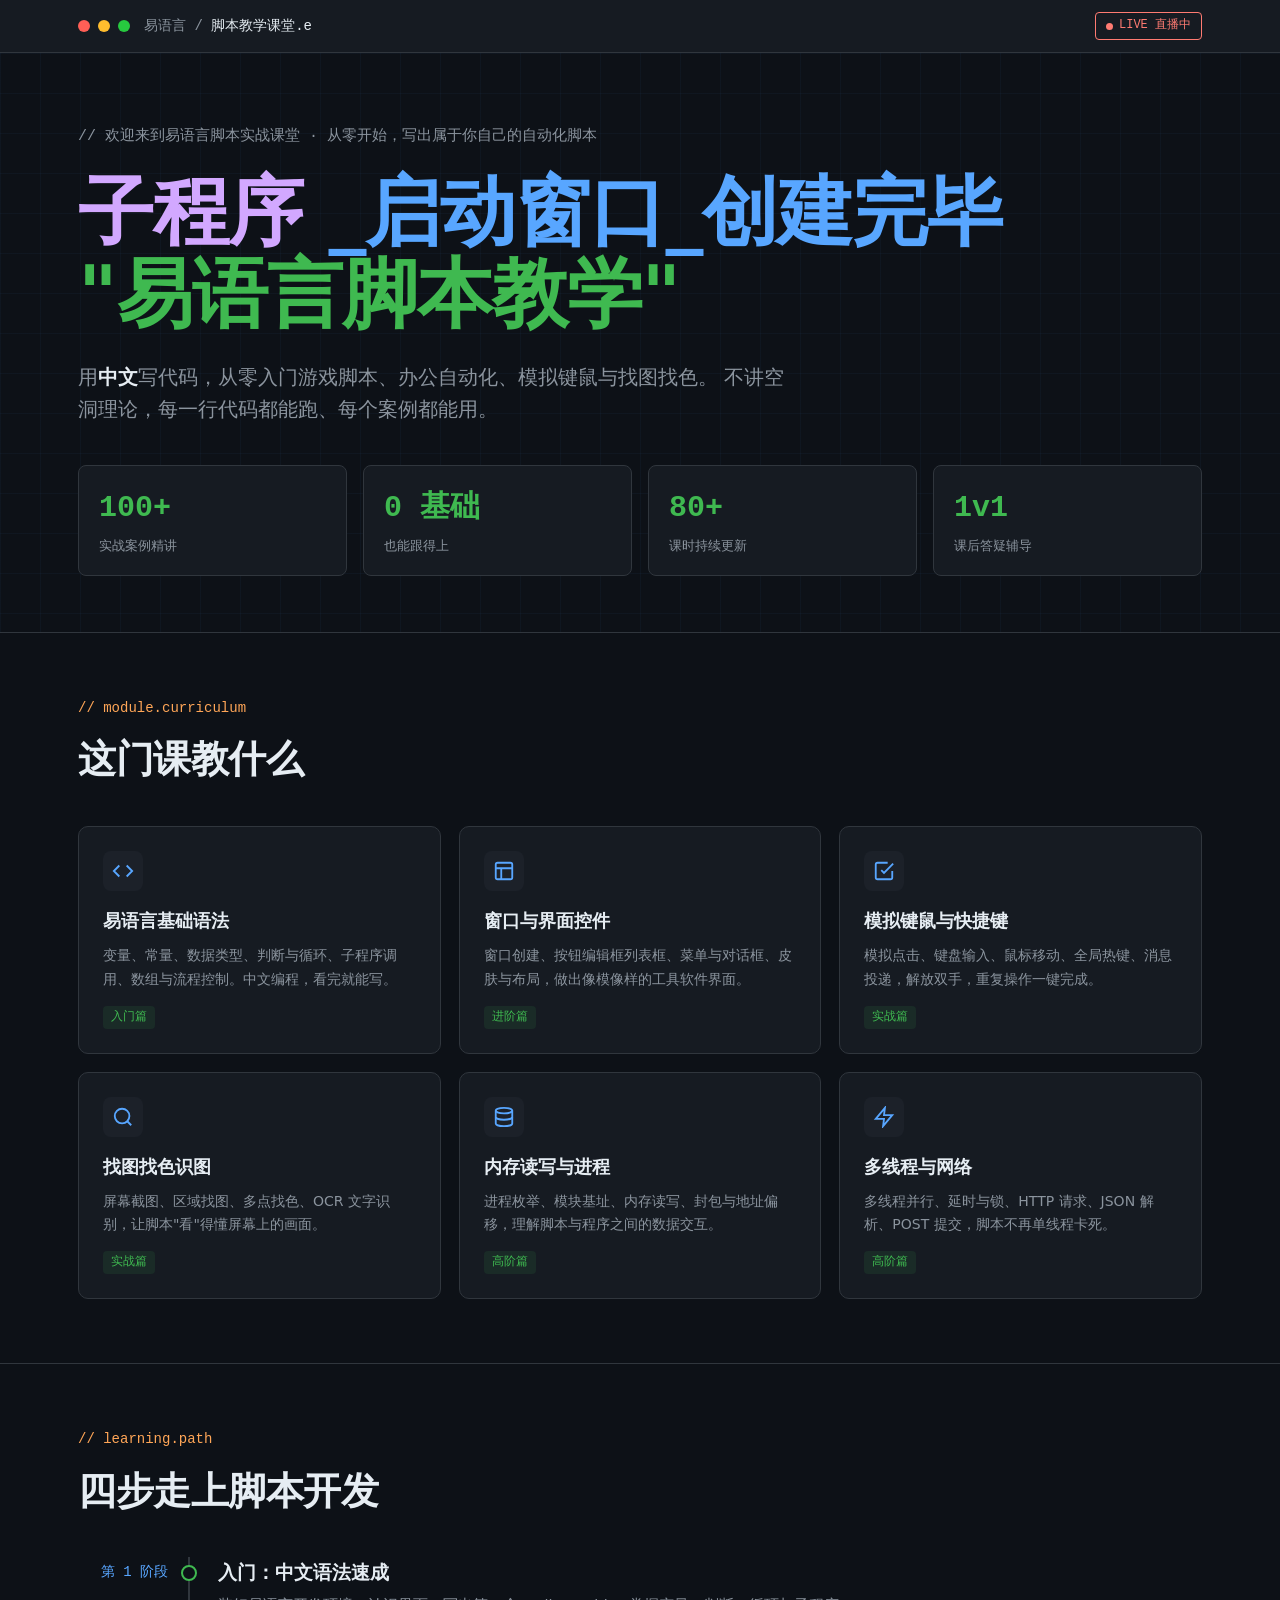
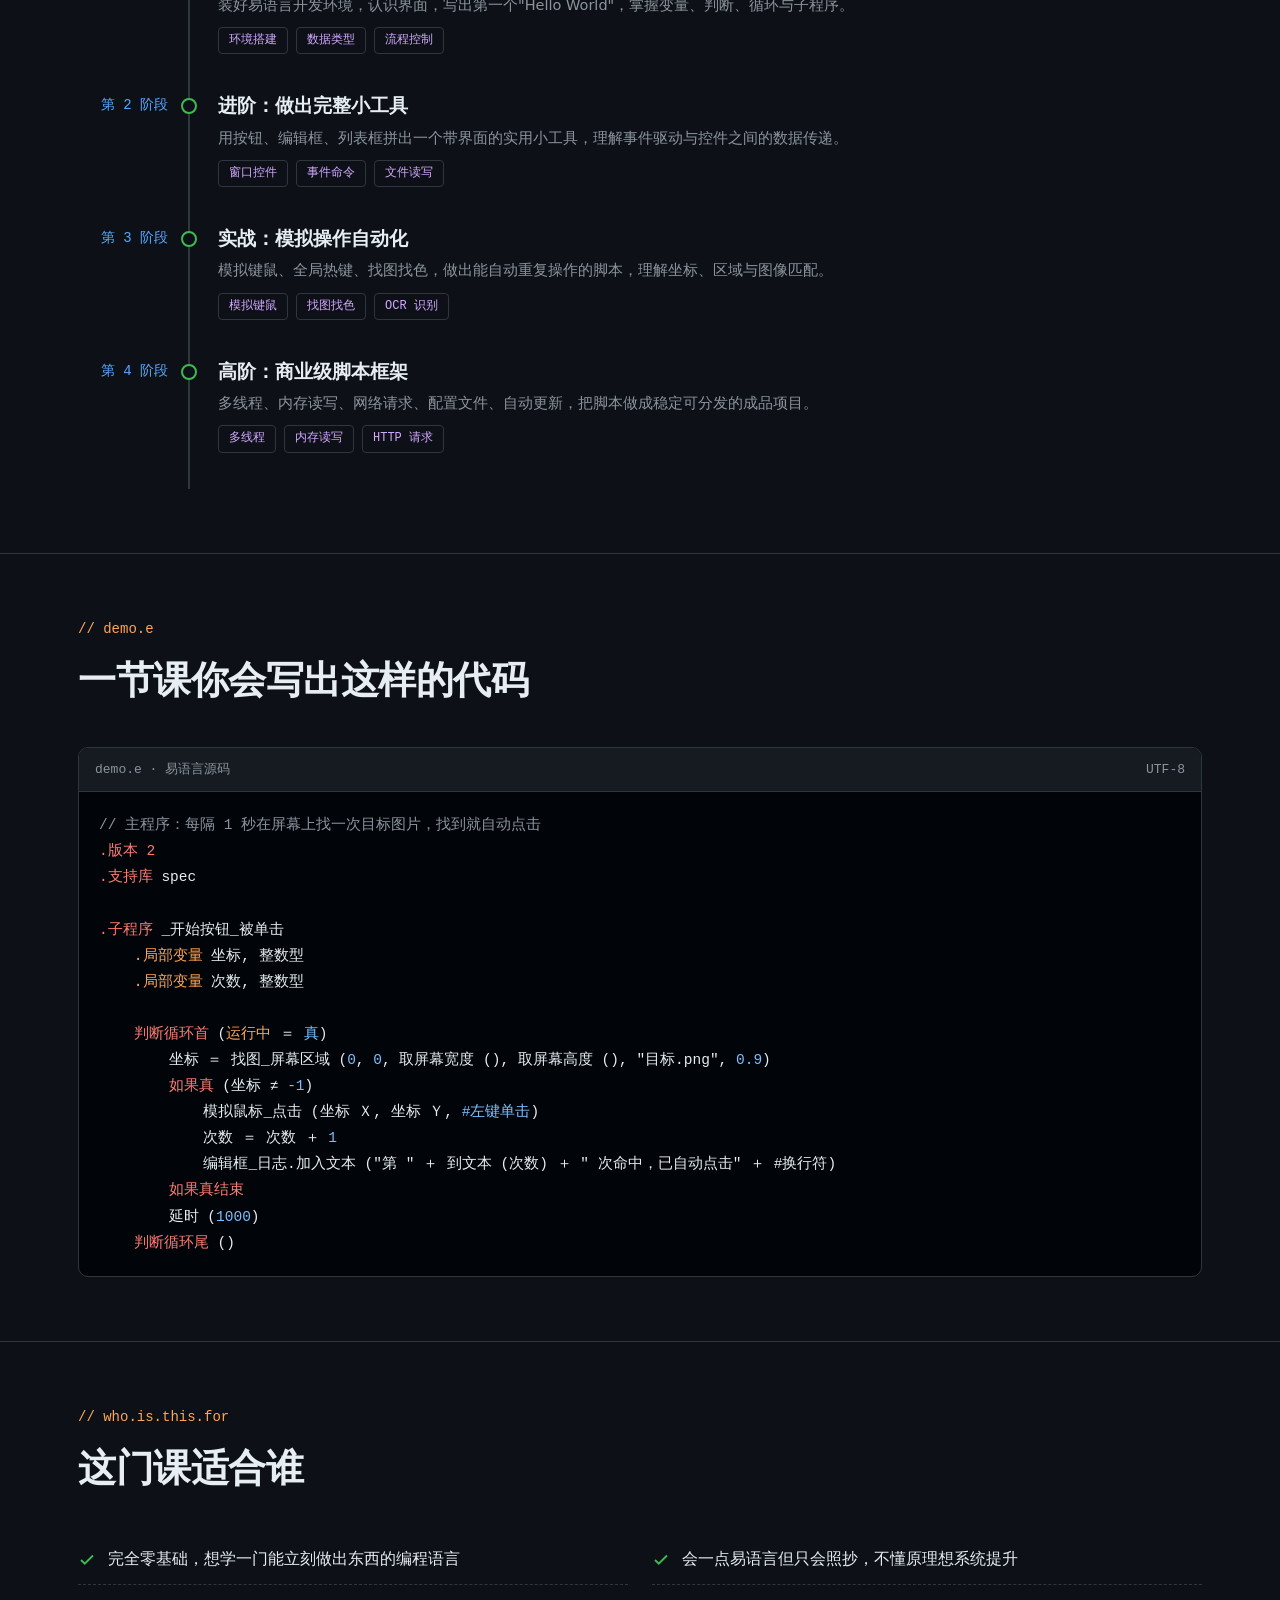
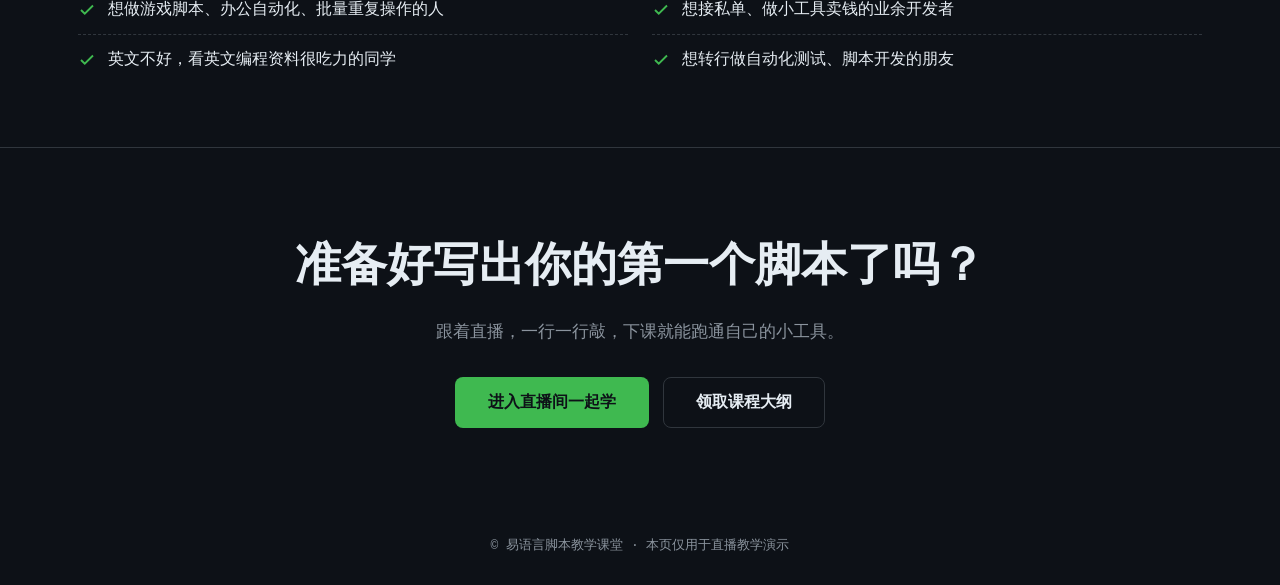
<file: index.html>
<!DOCTYPE html>
<html lang="zh-CN">
<head>
<meta charset="UTF-8">
<meta name="viewport" content="width=device-width, initial-scale=1.0">
<title>易语言脚本教学 · 直播课堂</title>
<link rel="icon" href="data:image/svg+xml,%3Csvg xmlns='http://www.w3.org/2000/svg' viewBox='0 0 32 32'%3E%3Crect width='32' height='32' rx='6' fill='%230d1117'/%3E%3Ctext x='16' y='22' font-family='monospace' font-size='16' font-weight='bold' fill='%233fb950' text-anchor='middle'%3E%E6%98%93%3C/text%3E%3C/svg%3E">
<style>
  :root{
    --bg:#0d1117;
    --panel:#161b22;
    --panel-2:#1c2129;
    --border:#30363d;
    --text:#e6edf3;
    --muted:#8b949e;
    --blue:#58a6ff;
    --green:#3fb950;
    --orange:#ffa657;
    --purple:#d2a8ff;
    --red:#ff7b72;
    --mono:Consolas,"JetBrains Mono","SF Mono",Menlo,monospace;
    --sans:"Microsoft YaHei","PingFang SC","Segoe UI",system-ui,sans-serif;
  }
  *{box-sizing:border-box;margin:0;padding:0}
  html{scroll-behavior:smooth}
  body{
    background:var(--bg);
    color:var(--text);
    font-family:var(--sans);
    line-height:1.6;
    -webkit-font-smoothing:antialiased;
  }
  .wrap{max-width:1180px;margin:0 auto;padding:0 28px}

  /* ===== 顶部窗口栏 ===== */
  .titlebar{
    background:var(--panel);
    border-bottom:1px solid var(--border);
    position:sticky;top:0;z-index:50;
  }
  .titlebar .inner{
    display:flex;align-items:center;gap:14px;
    height:52px;
  }
  .dots{display:flex;gap:8px}
  .dots span{width:12px;height:12px;border-radius:50%}
  .dots .r{background:#ff5f56}.dots .y{background:#ffbd2e}.dots .g{background:#27c93f}
  .filename{
    font-family:var(--mono);font-size:14px;color:var(--muted);
  }
  .filename b{color:var(--text);font-weight:normal}
  .live-tag{
    margin-left:auto;
    font-family:var(--mono);font-size:12px;
    color:var(--red);
    border:1px solid var(--red);
    padding:3px 10px;border-radius:4px;
    display:flex;align-items:center;gap:6px;
  }
  .live-tag::before{
    content:"";width:7px;height:7px;border-radius:50%;
    background:var(--red);
    animation:blink 1.2s infinite;
  }
  @keyframes blink{50%{opacity:.2}}

  /* ===== Hero ===== */
  .hero{
    padding:72px 0 56px;
    border-bottom:1px solid var(--border);
    position:relative;
    overflow:hidden;
  }
  .hero::before{
    content:"";position:absolute;inset:0;
    background-image:
      linear-gradient(rgba(88,166,255,.04) 1px,transparent 1px),
      linear-gradient(90deg,rgba(88,166,255,.04) 1px,transparent 1px);
    background-size:40px 40px;
    pointer-events:none;
  }
  .code-comment{
    font-family:var(--mono);
    color:var(--muted);
    font-size:15px;
    margin-bottom:22px;
    position:relative;
  }
  .code-comment .slash{color:var(--muted)}
  h1{
    font-size:clamp(40px,6.5vw,76px);
    line-height:1.08;
    font-weight:800;
    letter-spacing:-1px;
    position:relative;
  }
  h1 .kw{color:var(--purple)}
  h1 .fn{color:var(--blue)}
  h1 .str{color:var(--green)}
  .hero-sub{
    margin-top:26px;
    font-size:clamp(16px,1.6vw,20px);
    color:var(--muted);
    max-width:720px;
    position:relative;
  }
  .hero-sub b{color:var(--text);font-weight:600}
  .hero-stats{
    margin-top:40px;
    display:grid;
    grid-template-columns:repeat(4,1fr);
    gap:16px;
    position:relative;
  }
  .stat{
    background:var(--panel);
    border:1px solid var(--border);
    border-radius:8px;
    padding:18px 20px;
  }
  .stat .num{
    font-family:var(--mono);
    font-size:30px;font-weight:700;
    color:var(--green);
  }
  .stat .lbl{
    font-size:13px;color:var(--muted);margin-top:4px;
  }

  /* ===== 通用 section ===== */
  section{padding:64px 0;border-bottom:1px solid var(--border)}
  .sec-head{
    font-family:var(--mono);
    font-size:14px;color:var(--orange);
    margin-bottom:10px;
  }
  .sec-title{
    font-size:clamp(26px,3.4vw,38px);
    font-weight:700;
    margin-bottom:36px;
    letter-spacing:-.5px;
  }

  /* ===== 课程模块 ===== */
  .grid{
    display:grid;
    grid-template-columns:repeat(3,1fr);
    gap:18px;
  }
  .card{
    background:var(--panel);
    border:1px solid var(--border);
    border-radius:10px;
    padding:24px;
    transition:border-color .2s,transform .2s;
  }
  .card:hover{border-color:var(--blue)}
  .card .icon{
    width:40px;height:40px;
    border-radius:8px;
    background:var(--panel-2);
    display:flex;align-items:center;justify-content:center;
    margin-bottom:16px;
    color:var(--blue);
  }
  .card h3{font-size:18px;margin-bottom:8px}
  .card p{font-size:14px;color:var(--muted);line-height:1.7}
  .card .tag{
    display:inline-block;
    font-family:var(--mono);font-size:12px;
    color:var(--green);
    background:rgba(63,185,80,.1);
    padding:2px 8px;border-radius:4px;
    margin-top:14px;
  }

  /* ===== 时间轴 / 学习路径 ===== */
  .timeline{
    display:grid;
    grid-template-columns:90px 2px 1fr;
    row-gap:0;
    column-gap:20px;
  }
  .tl-time{
    font-family:var(--mono);
    color:var(--blue);
    font-size:14px;
    text-align:right;
    padding-top:4px;
  }
  .tl-axis{
    position:relative;
    background:var(--border);
    justify-self:center;
    width:2px;
  }
  .tl-axis::after{
    content:"";
    position:absolute;
    top:8px;left:50%;
    transform:translateX(-50%);
    width:12px;height:12px;
    border-radius:50%;
    background:var(--bg);
    border:2px solid var(--green);
  }
  .tl-content{
    padding:0 0 36px 8px;
  }
  .tl-content h4{font-size:19px;margin-bottom:6px}
  .tl-content p{color:var(--muted);font-size:14.5px;max-width:680px}
  .tl-content .chips{margin-top:10px;display:flex;flex-wrap:wrap;gap:8px}
  .chip{
    font-family:var(--mono);font-size:12px;
    color:var(--purple);
    border:1px solid var(--border);
    padding:3px 10px;border-radius:4px;
  }

  /* ===== 代码展示块 ===== */
  .codeblock{
    background:#010409;
    border:1px solid var(--border);
    border-radius:10px;
    overflow:hidden;
    font-family:var(--mono);
    font-size:14.5px;
    line-height:1.8;
  }
  .codeblock .cb-head{
    background:var(--panel);
    padding:10px 16px;
    color:var(--muted);
    font-size:13px;
    border-bottom:1px solid var(--border);
    display:flex;justify-content:space-between;
  }
  .codeblock pre{padding:20px;overflow-x:auto}
  .c-cm{color:#8b949e}
  .c-kw{color:#ff7b72}
  .c-fn{color:#d2a8ff}
  .c-str{color:#a5d6ff}
  .c-num{color:#79c0ff}
  .c-var{color:#ffa657}

  /* ===== 适合人群 ===== */
  .two-col{
    display:grid;
    grid-template-columns:1fr 1fr;
    gap:24px;
    align-items:start;
  }
  .check-list{list-style:none}
  .check-list li{
    padding:12px 0;
    border-bottom:1px dashed var(--border);
    display:flex;gap:12px;align-items:flex-start;
    font-size:15.5px;
  }
  .check-list li:last-child{border-bottom:none}
  .check-list svg{flex-shrink:0;margin-top:4px;color:var(--green)}

  /* ===== CTA ===== */
  .cta{
    text-align:center;
    padding:80px 0;
  }
  .cta h2{
    font-size:clamp(28px,4vw,46px);
    font-weight:800;
    margin-bottom:16px;
  }
  .cta p{color:var(--muted);font-size:17px;margin-bottom:32px}
  .cta .btns{
    display:flex;gap:14px;justify-content:center;flex-wrap:wrap;
  }
  .btn{
    font-family:var(--sans);
    font-size:16px;font-weight:600;
    padding:14px 32px;
    border-radius:8px;
    cursor:pointer;
    border:1px solid transparent;
    transition:transform .15s;
  }
  .btn:hover{transform:translateY(-2px)}
  .btn-primary{background:var(--green);color:#0d1117}
  .btn-ghost{background:transparent;color:var(--text);border-color:var(--border)}
  .btn-ghost:hover{border-color:var(--blue);color:var(--blue)}

  footer{
    padding:28px 0;
    text-align:center;
    color:var(--muted);
    font-family:var(--mono);
    font-size:13px;
  }

  /* ===== 响应式 ===== */
  @media (max-width:880px){
    .hero-stats{grid-template-columns:repeat(2,1fr)}
    .grid{grid-template-columns:1fr}
    .two-col{grid-template-columns:1fr}
    .timeline{grid-template-columns:64px 2px 1fr}
    .wrap{padding:0 18px}
    .hero{padding:48px 0 40px}
  }
</style>
</head>
<body>

<!-- 顶部窗口栏 -->
<div class="titlebar">
  <div class="wrap inner">
    <div class="dots"><span class="r"></span><span class="y"></span><span class="g"></span></div>
    <div class="filename">易语言 / <b>脚本教学课堂.e</b></div>
    <div class="live-tag">LIVE 直播中</div>
  </div>
</div>

<!-- Hero -->
<header class="hero">
  <div class="wrap">
    <div class="code-comment"><span class="slash">//</span> 欢迎来到易语言脚本实战课堂 · 从零开始，写出属于你自己的自动化脚本</div>
    <h1>
      <span class="kw">子程序</span> <span class="fn">_启动窗口_创建完毕</span>
      <br>
      <span class="str">"易语言脚本教学"</span>
    </h1>
    <p class="hero-sub">
      用<b>中文</b>写代码，从零入门游戏脚本、办公自动化、模拟键鼠与找图找色。
      不讲空洞理论，每一行代码都能跑、每个案例都能用。
    </p>
    <div class="hero-stats">
      <div class="stat"><div class="num">100+</div><div class="lbl">实战案例精讲</div></div>
      <div class="stat"><div class="num">0 基础</div><div class="lbl">也能跟得上</div></div>
      <div class="stat"><div class="num">80+</div><div class="lbl">课时持续更新</div></div>
      <div class="stat"><div class="num">1v1</div><div class="lbl">课后答疑辅导</div></div>
    </div>
  </div>
</header>

<!-- 课程内容 -->
<section>
  <div class="wrap">
    <div class="sec-head">// module.curriculum</div>
    <h2 class="sec-title">这门课教什么</h2>
    <div class="grid">
      <div class="card">
        <div class="icon">
          <svg width="22" height="22" viewBox="0 0 24 24" fill="none" stroke="currentColor" stroke-width="2"><polyline points="16 18 22 12 16 6"/><polyline points="8 6 2 12 8 18"/></svg>
        </div>
        <h3>易语言基础语法</h3>
        <p>变量、常量、数据类型、判断与循环、子程序调用、数组与流程控制。中文编程，看完就能写。</p>
        <span class="tag">入门篇</span>
      </div>
      <div class="card">
        <div class="icon">
          <svg width="22" height="22" viewBox="0 0 24 24" fill="none" stroke="currentColor" stroke-width="2"><rect x="3" y="3" width="18" height="18" rx="2"/><path d="M3 9h18M9 21V9"/></svg>
        </div>
        <h3>窗口与界面控件</h3>
        <p>窗口创建、按钮编辑框列表框、菜单与对话框、皮肤与布局，做出像模像样的工具软件界面。</p>
        <span class="tag">进阶篇</span>
      </div>
      <div class="card">
        <div class="icon">
          <svg width="22" height="22" viewBox="0 0 24 24" fill="none" stroke="currentColor" stroke-width="2"><path d="M9 11l3 3L22 4"/><path d="M21 12v7a2 2 0 0 1-2 2H5a2 2 0 0 1-2-2V5a2 2 0 0 1 2-2h11"/></svg>
        </div>
        <h3>模拟键鼠与快捷键</h3>
        <p>模拟点击、键盘输入、鼠标移动、全局热键、消息投递，解放双手，重复操作一键完成。</p>
        <span class="tag">实战篇</span>
      </div>
      <div class="card">
        <div class="icon">
          <svg width="22" height="22" viewBox="0 0 24 24" fill="none" stroke="currentColor" stroke-width="2"><circle cx="11" cy="11" r="8"/><line x1="21" y1="21" x2="16.65" y2="16.65"/></svg>
        </div>
        <h3>找图找色识图</h3>
        <p>屏幕截图、区域找图、多点找色、OCR 文字识别，让脚本"看"得懂屏幕上的画面。</p>
        <span class="tag">实战篇</span>
      </div>
      <div class="card">
        <div class="icon">
          <svg width="22" height="22" viewBox="0 0 24 24" fill="none" stroke="currentColor" stroke-width="2"><ellipse cx="12" cy="5" rx="9" ry="3"/><path d="M21 12c0 1.66-4 3-9 3s-9-1.34-9-3"/><path d="M3 5v14c0 1.66 4 3 9 3s9-1.34 9-3V5"/></svg>
        </div>
        <h3>内存读写与进程</h3>
        <p>进程枚举、模块基址、内存读写、封包与地址偏移，理解脚本与程序之间的数据交互。</p>
        <span class="tag">高阶篇</span>
      </div>
      <div class="card">
        <div class="icon">
          <svg width="22" height="22" viewBox="0 0 24 24" fill="none" stroke="currentColor" stroke-width="2"><path d="M13 2L3 14h9l-1 8 10-12h-9l1-8z"/></svg>
        </div>
        <h3>多线程与网络</h3>
        <p>多线程并行、延时与锁、HTTP 请求、JSON 解析、POST 提交，脚本不再单线程卡死。</p>
        <span class="tag">高阶篇</span>
      </div>
    </div>
  </div>
</section>

<!-- 学习路径 -->
<section>
  <div class="wrap">
    <div class="sec-head">// learning.path</div>
    <h2 class="sec-title">四步走上脚本开发</h2>
    <div class="timeline">
      <div class="tl-time">第 1 阶段</div>
      <div class="tl-axis"></div>
      <div class="tl-content">
        <h4>入门：中文语法速成</h4>
        <p>装好易语言开发环境，认识界面，写出第一个"Hello World"，掌握变量、判断、循环与子程序。</p>
        <div class="chips"><span class="chip">环境搭建</span><span class="chip">数据类型</span><span class="chip">流程控制</span></div>
      </div>

      <div class="tl-time">第 2 阶段</div>
      <div class="tl-axis"></div>
      <div class="tl-content">
        <h4>进阶：做出完整小工具</h4>
        <p>用按钮、编辑框、列表框拼出一个带界面的实用小工具，理解事件驱动与控件之间的数据传递。</p>
        <div class="chips"><span class="chip">窗口控件</span><span class="chip">事件命令</span><span class="chip">文件读写</span></div>
      </div>

      <div class="tl-time">第 3 阶段</div>
      <div class="tl-axis"></div>
      <div class="tl-content">
        <h4>实战：模拟操作自动化</h4>
        <p>模拟键鼠、全局热键、找图找色，做出能自动重复操作的脚本，理解坐标、区域与图像匹配。</p>
        <div class="chips"><span class="chip">模拟键鼠</span><span class="chip">找图找色</span><span class="chip">OCR 识别</span></div>
      </div>

      <div class="tl-time">第 4 阶段</div>
      <div class="tl-axis"></div>
      <div class="tl-content">
        <h4>高阶：商业级脚本框架</h4>
        <p>多线程、内存读写、网络请求、配置文件、自动更新，把脚本做成稳定可分发的成品项目。</p>
        <div class="chips"><span class="chip">多线程</span><span class="chip">内存读写</span><span class="chip">HTTP 请求</span></div>
      </div>
    </div>
  </div>
</section>

<!-- 代码示例 -->
<section>
  <div class="wrap">
    <div class="sec-head">// demo.e</div>
    <h2 class="sec-title">一节课你会写出这样的代码</h2>
    <div class="codeblock">
      <div class="cb-head"><span>demo.e · 易语言源码</span><span>UTF-8</span></div>
      <pre><span class="c-cm">// 主程序：每隔 1 秒在屏幕上找一次目标图片，找到就自动点击</span>
<span class="c-kw">.版本 2</span>
<span class="c-kw">.支持库</span> spec

<span class="c-kw">.子程序</span> <span class="fn">_开始按钮_被单击</span>
    <span class="c-var">.局部变量</span> 坐标, 整数型
    <span class="c-var">.局部变量</span> 次数, 整数型

    <span class="c-kw">判断循环首</span> (<span class="c-var">运行中</span> ＝ <span class="c-num">真</span>)
        坐标 ＝ <span class="fn">找图_屏幕区域</span> (<span class="c-num">0</span>, <span class="c-num">0</span>, <span class="fn">取屏幕宽度</span> (), <span class="fn">取屏幕高度</span> (), <span class="str">"目标.png"</span>, <span class="c-num">0.9</span>)
        <span class="c-kw">如果真</span> (坐标 ≠ <span class="c-num">-1</span>)
            <span class="fn">模拟鼠标_点击</span> (坐标 Ｘ, 坐标 Ｙ, <span class="c-num">#左键单击</span>)
            次数 ＝ 次数 ＋ <span class="c-num">1</span>
            <span class="fn">编辑框_日志.加入文本</span> (<span class="str">"第 "</span> ＋ 到文本 (次数) ＋ <span class="str">" 次命中，已自动点击"</span> ＋ #换行符)
        <span class="c-kw">如果真结束</span>
        <span class="fn">延时</span> (<span class="c-num">1000</span>)
    <span class="c-kw">判断循环尾</span> ()</pre>
    </div>
  </div>
</section>

<!-- 适合人群 -->
<section>
  <div class="wrap">
    <div class="sec-head">// who.is.this.for</div>
    <h2 class="sec-title">这门课适合谁</h2>
    <div class="two-col">
      <ul class="check-list">
        <li><svg width="18" height="18" viewBox="0 0 24 24" fill="none" stroke="currentColor" stroke-width="2.5"><polyline points="20 6 9 17 4 12"/></svg>完全零基础，想学一门能立刻做出东西的编程语言</li>
        <li><svg width="18" height="18" viewBox="0 0 24 24" fill="none" stroke="currentColor" stroke-width="2.5"><polyline points="20 6 9 17 4 12"/></svg>想做游戏脚本、办公自动化、批量重复操作的人</li>
        <li><svg width="18" height="18" viewBox="0 0 24 24" fill="none" stroke="currentColor" stroke-width="2.5"><polyline points="20 6 9 17 4 12"/></svg>英文不好，看英文编程资料很吃力的同学</li>
      </ul>
      <ul class="check-list">
        <li><svg width="18" height="18" viewBox="0 0 24 24" fill="none" stroke="currentColor" stroke-width="2.5"><polyline points="20 6 9 17 4 12"/></svg>会一点易语言但只会照抄，不懂原理想系统提升</li>
        <li><svg width="18" height="18" viewBox="0 0 24 24" fill="none" stroke="currentColor" stroke-width="2.5"><polyline points="20 6 9 17 4 12"/></svg>想接私单、做小工具卖钱的业余开发者</li>
        <li><svg width="18" height="18" viewBox="0 0 24 24" fill="none" stroke="currentColor" stroke-width="2.5"><polyline points="20 6 9 17 4 12"/></svg>想转行做自动化测试、脚本开发的朋友</li>
      </ul>
    </div>
  </div>
</section>

<!-- CTA -->
<section class="cta" style="border-bottom:none">
  <div class="wrap">
    <h2>准备好写出你的第一个脚本了吗？</h2>
    <p>跟着直播，一行一行敲，下课就能跑通自己的小工具。</p>
    <div class="btns">
      <button class="btn btn-primary" onclick="joinLive()">进入直播间一起学</button>
      <button class="btn btn-ghost" onclick="askOutline()">领取课程大纲</button>
    </div>
  </div>
</section>

<footer>
  © 易语言脚本教学课堂 · 本页仅用于直播教学演示
</footer>

<script>
  function joinLive(){
    alert("演示页：请在直播间点击关注 / 上车按钮进入课堂。");
  }
  function askOutline(){
    alert("演示页：课后联系老师领取完整课程大纲与资料包。");
  }
</script>

</body>
</html>
</file>
